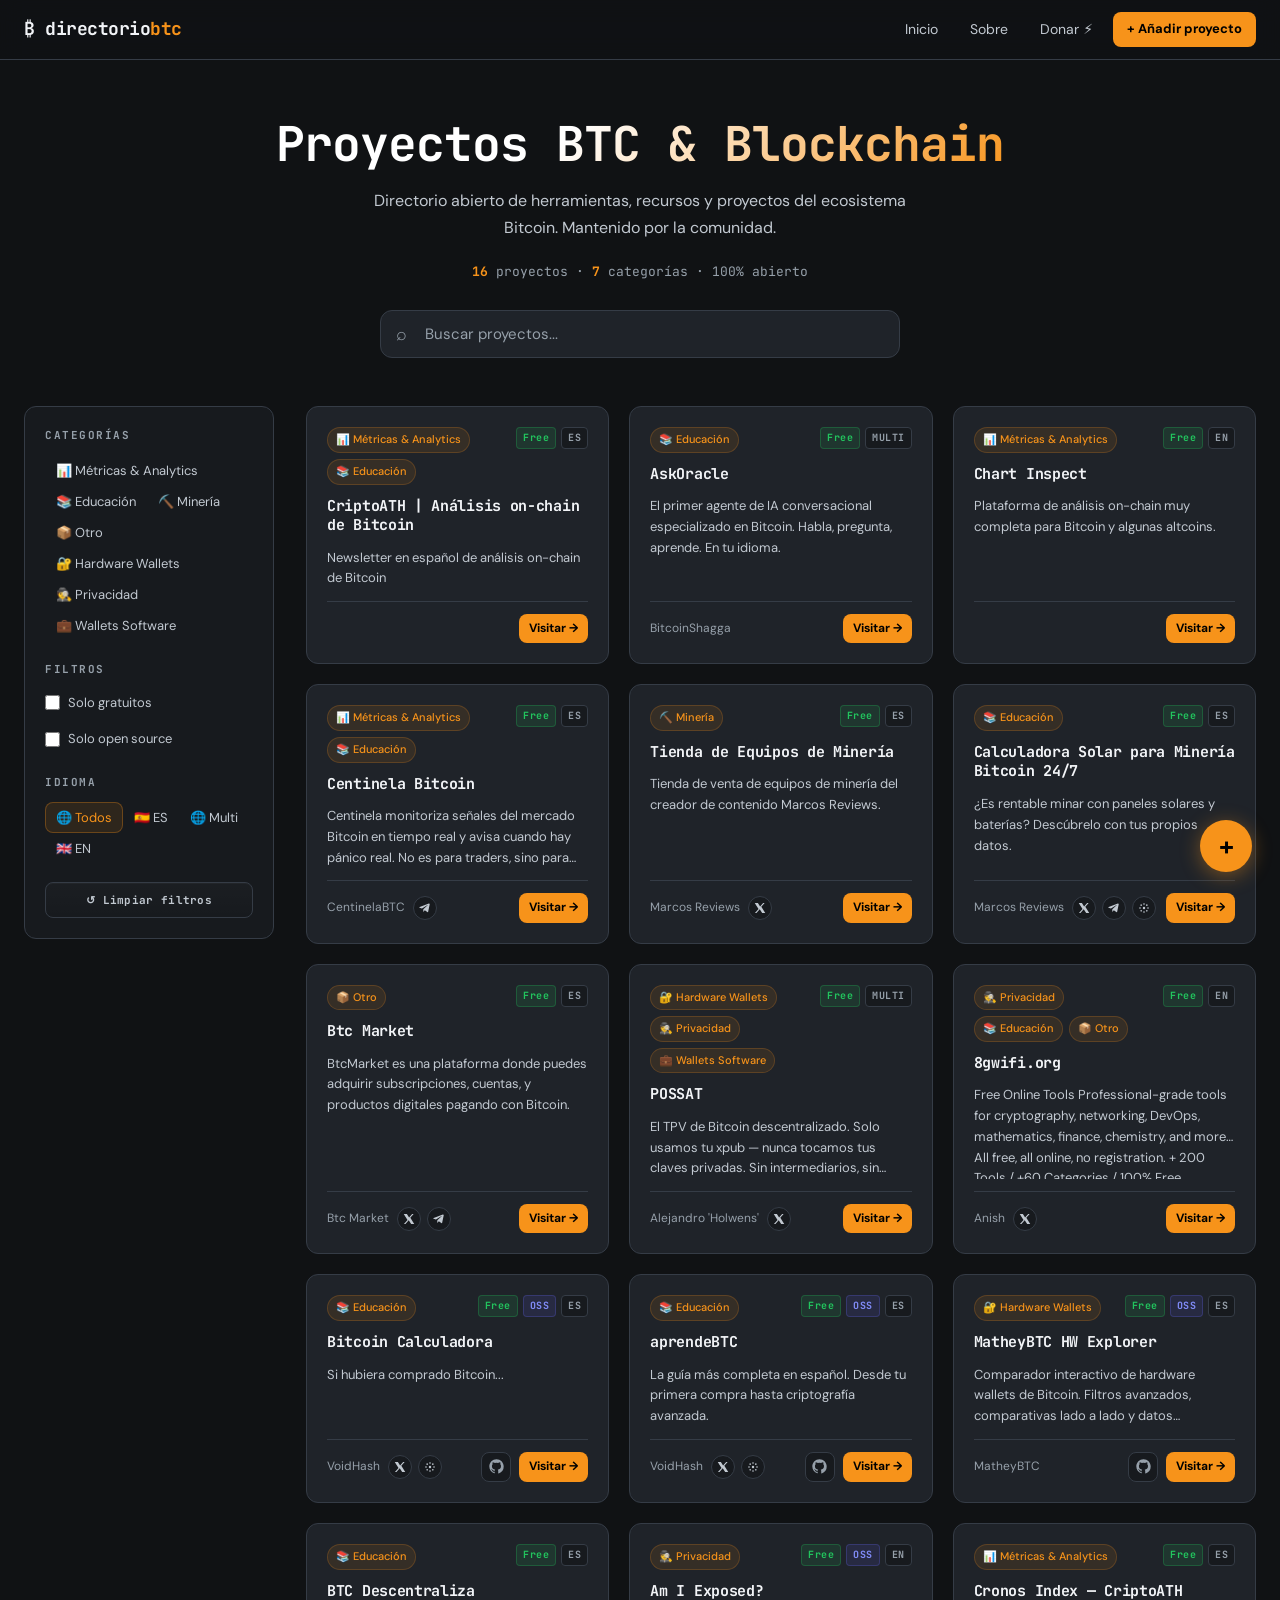
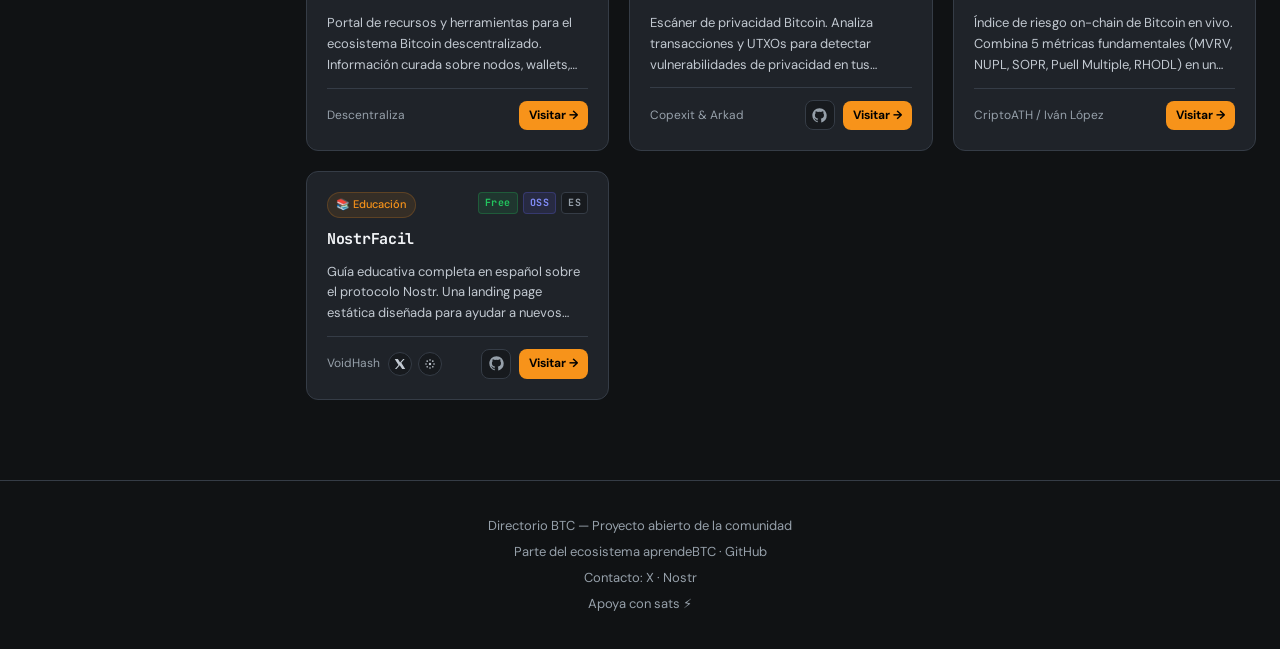
<file: index.html>
<!DOCTYPE html>
<html lang="es">
<head>
  <meta charset="UTF-8">
  <meta name="viewport" content="width=device-width, initial-scale=1.0">
  <title>Directorio BTC — Proyectos Bitcoin & Blockchain</title>
  <meta name="description" content="Directorio abierto de proyectos, herramientas y recursos del ecosistema Bitcoin y blockchain. Contribuye añadiendo los tuyos.">

  <!-- Open Graph -->
  <meta property="og:title" content="Directorio BTC — Proyectos Bitcoin & Blockchain">
  <meta property="og:description" content="Directorio abierto de proyectos, herramientas y recursos del ecosistema Bitcoin y blockchain.">
  <meta property="og:type" content="website">
  <meta property="og:url" content="https://voidhashh.github.io/btc-projects/">

  <!-- Favicon SVG inline -->
  <link rel="icon" href="data:image/svg+xml,<svg xmlns='http://www.w3.org/2000/svg' viewBox='0 0 100 100'><text y='.9em' font-size='90' fill='%23f7931a'>₿</text></svg>">

  <link rel="preconnect" href="https://fonts.googleapis.com">
  <link href="https://fonts.googleapis.com/css2?family=JetBrains+Mono:wght@400;700&family=DM+Sans:ital,opsz,wght@0,9..40,400;0,9..40,500;0,9..40,700&display=swap" rel="stylesheet">
  <link rel="stylesheet" href="css/style.css?v=20260324i">
</head>
<body>

  <!-- HEADER / NAV -->
  <header>
    <nav>
      <a href="index.html" class="logo">₿ directorio<span class="accent">btc</span></a>
      <div class="nav-links">
        <a href="index.html">Inicio</a>
        <a href="about.html">Sobre</a>
        <a href="donar.html">Donar ⚡</a>
        <a href="submit.html" class="btn-submit">+ Añadir proyecto</a>
      </div>
      <button class="hamburger" id="hamburger" aria-label="Abrir menú">
        <span></span><span></span><span></span>
      </button>
    </nav>
  </header>

  <!-- Mobile menu -->
  <div class="mobile-menu" id="mobile-menu" role="navigation">
    <a href="index.html">Inicio</a>
    <a href="about.html">Sobre el proyecto</a>
    <a href="donar.html">Donar ⚡</a>
    <a href="submit.html" style="color:var(--accent);font-weight:700;">+ Añadir proyecto</a>
  </div>

  <!-- HERO -->
  <section class="hero">
    <h1>Proyectos BTC &amp; Blockchain</h1>
    <p class="subtitle">Directorio abierto de herramientas, recursos y proyectos del ecosistema Bitcoin. Mantenido por la comunidad.</p>
    <div class="stats">
      <span id="project-count">0</span> proyectos · <span id="category-count">0</span> categorías · 100% abierto
    </div>
    <div class="search-container">
      <input type="text" id="search" placeholder="Buscar proyectos..." autocomplete="off" aria-label="Buscar proyectos">
    </div>
  </section>

  <!-- MAIN CONTENT -->
  <main class="content">

    <!-- MOBILE FILTER ACCORDION -->
    <div class="filter-accordion">
      <div class="filter-accordion-header" id="filter-toggle" role="button" tabindex="0" aria-expanded="false">
        <span>Filtrar proyectos</span>
        <span class="arrow">▼</span>
      </div>
      <div class="filter-accordion-body" id="filter-body">
        <div style="margin-bottom:12px;">
          <div class="filters" style="position:static;border:none;padding:0;background:none;">
            <h3>Categorías</h3>
            <div id="category-filters"></div>
            <h3>Filtros</h3>
            <div class="filter-checks">
              <label><input type="checkbox" id="filter-free"> Solo gratuitos</label>
              <label><input type="checkbox" id="filter-opensource"> Solo open source</label>
            </div>
            <h3>Idioma</h3>
            <div id="language-filters"></div>
            <button id="clear-filters" class="filter-reset-btn">↺ Limpiar filtros</button>
          </div>
        </div>
      </div>
    </div>

    <!-- DESKTOP SIDEBAR FILTROS -->
    <aside class="filters" aria-label="Filtros">
      <h3>Categorías</h3>
      <div id="category-filters-desktop"></div>
      <h3>Filtros</h3>
      <div class="filter-checks">
        <label><input type="checkbox" id="filter-free-desktop"> Solo gratuitos</label>
        <label><input type="checkbox" id="filter-opensource-desktop"> Solo open source</label>
      </div>
      <h3>Idioma</h3>
      <div id="language-filters-desktop"></div>
      <button id="clear-filters-desktop" class="filter-reset-btn">↺ Limpiar filtros</button>
    </aside>

    <!-- GRID DE PROYECTOS -->
    <section aria-label="Proyectos">
      <!-- Empty state -->
      <div id="empty-state" class="hidden">
        <div class="empty-icon">🔍</div>
        <p>No se encontraron proyectos con esos filtros.</p>
      </div>
      <!-- Cards rendered by JS -->
      <div class="projects-grid" id="projects-grid"></div>
    </section>

  </main>

  <!-- FLOATING BUTTON -->
  <a href="submit.html" class="fab" title="Añadir proyecto" aria-label="Añadir proyecto">+</a>

  <!-- FOOTER -->
  <footer>
    <p>Directorio BTC &mdash; Proyecto abierto de la comunidad</p>
    <p>Parte del ecosistema <a href="https://aprendebtc.com" target="_blank" rel="noopener">aprendeBTC</a> &middot; <a href="https://github.com/VoidHashh/btc-projects" target="_blank" rel="noopener">GitHub</a></p>
    <p>Contacto: <a href="https://x.com/0x17fx" target="_blank" rel="noopener">X</a> &middot; <a href="https://njump.me/npub19yw2tgzv5tv7klsl5ffsdzuyuqedq7mnyzd08c2lqpmu70kt7vnqp6wvk3" target="_blank" rel="noopener">Nostr</a></p>
    <p><a href="donar.html">Apoya con sats ⚡</a></p>
  </footer>

  <script src="js/app.js?v=20260324i"></script>
</body>
</html>
</file>
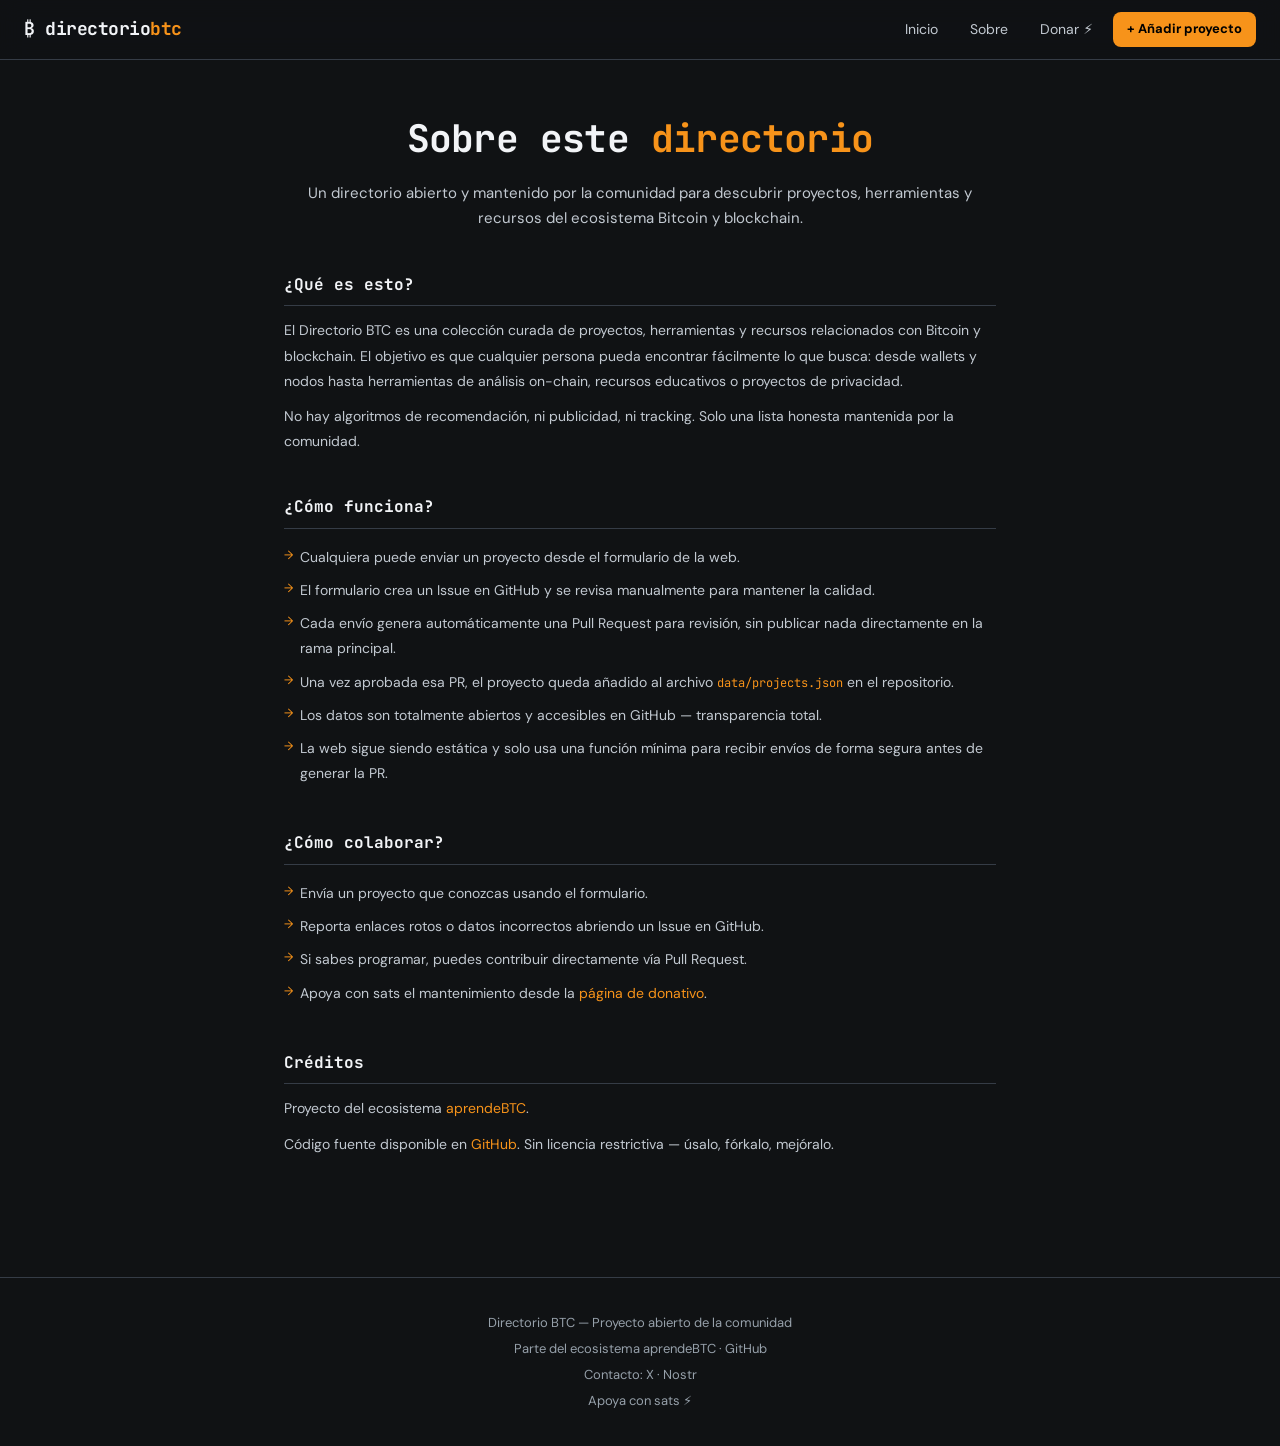
<file: about.html>
<!DOCTYPE html>
<html lang="es">
<head>
  <meta charset="UTF-8">
  <meta name="viewport" content="width=device-width, initial-scale=1.0">
  <title>Sobre el proyecto — Directorio BTC</title>
  <meta name="description" content="Qué es el Directorio BTC, cómo funciona y cómo puedes colaborar.">

  <meta property="og:title" content="Sobre el proyecto — Directorio BTC">
  <meta property="og:description" content="Directorio abierto y mantenido por la comunidad para descubrir proyectos del ecosistema Bitcoin.">
  <meta property="og:type" content="website">

  <link rel="icon" href="data:image/svg+xml,<svg xmlns='http://www.w3.org/2000/svg' viewBox='0 0 100 100'><text y='.9em' font-size='90' fill='%23f7931a'>₿</text></svg>">
  <link rel="preconnect" href="https://fonts.googleapis.com">
  <link href="https://fonts.googleapis.com/css2?family=JetBrains+Mono:wght@400;700&family=DM+Sans:ital,opsz,wght@0,9..40,400;0,9..40,500;0,9..40,700&display=swap" rel="stylesheet">
  <link rel="stylesheet" href="css/style.css?v=20260324i">
</head>
<body>

  <!-- HEADER -->
  <header>
    <nav>
      <a href="index.html" class="logo">₿ directorio<span class="accent">btc</span></a>
      <div class="nav-links">
        <a href="index.html">Inicio</a>
        <a href="about.html">Sobre</a>
        <a href="donar.html">Donar ⚡</a>
        <a href="submit.html" class="btn-submit">+ Añadir proyecto</a>
      </div>
      <button class="hamburger" id="hamburger" aria-label="Abrir menú">
        <span></span><span></span><span></span>
      </button>
    </nav>
  </header>
  <div class="mobile-menu" id="mobile-menu">
    <a href="index.html">Inicio</a>
    <a href="about.html">Sobre el proyecto</a>
    <a href="donar.html">Donar ⚡</a>
    <a href="submit.html" style="color:var(--accent);font-weight:700;">+ Añadir proyecto</a>
  </div>

  <!-- PAGE HEADER -->
  <div class="page-header">
    <h1>Sobre este <span class="accent">directorio</span></h1>
    <p>Un directorio abierto y mantenido por la comunidad para descubrir proyectos, herramientas y recursos del ecosistema Bitcoin y blockchain.</p>
  </div>

  <!-- CONTENT -->
  <div class="page-content">

    <div class="info-section">
      <h2>¿Qué es esto?</h2>
      <p>El Directorio BTC es una colección curada de proyectos, herramientas y recursos relacionados con Bitcoin y blockchain. El objetivo es que cualquier persona pueda encontrar fácilmente lo que busca: desde wallets y nodos hasta herramientas de análisis on-chain, recursos educativos o proyectos de privacidad.</p>
      <p>No hay algoritmos de recomendación, ni publicidad, ni tracking. Solo una lista honesta mantenida por la comunidad.</p>
    </div>

    <div class="info-section">
      <h2>¿Cómo funciona?</h2>
      <ul>
        <li>Cualquiera puede enviar un proyecto desde el formulario de la web.</li>
        <li>El formulario crea un Issue en GitHub y se revisa manualmente para mantener la calidad.</li>
        <li>Cada envío genera automáticamente una Pull Request para revisión, sin publicar nada directamente en la rama principal.</li>
        <li>Una vez aprobada esa PR, el proyecto queda añadido al archivo <code style="font-family:var(--font-display);font-size:12px;color:var(--accent);">data/projects.json</code> en el repositorio.</li>
        <li>Los datos son totalmente abiertos y accesibles en GitHub — transparencia total.</li>
        <li>La web sigue siendo estática y solo usa una función mínima para recibir envíos de forma segura antes de generar la PR.</li>
      </ul>
    </div>

    <div class="info-section">
      <h2>¿Cómo colaborar?</h2>
      <ul>
        <li>Envía un proyecto que conozcas usando el formulario.</li>
        <li>Reporta enlaces rotos o datos incorrectos abriendo un Issue en GitHub.</li>
        <li>Si sabes programar, puedes contribuir directamente vía Pull Request.</li>
        <li>Apoya con sats el mantenimiento desde la <a href="donar.html">página de donativo</a>.</li>
      </ul>
    </div>

    <div class="info-section">
      <h2>Créditos</h2>
      <p>Proyecto del ecosistema <a href="https://aprendebtc.com" target="_blank" rel="noopener">aprendeBTC</a>.</p>
      <p>Código fuente disponible en <a href="https://github.com/VoidHashh/btc-projects" target="_blank" rel="noopener">GitHub</a>. Sin licencia restrictiva — úsalo, fórkalo, mejóralo.</p>
    </div>

  </div>

  <!-- FOOTER -->
  <footer>
    <p>Directorio BTC &mdash; Proyecto abierto de la comunidad</p>
    <p>Parte del ecosistema <a href="https://aprendebtc.com" target="_blank" rel="noopener">aprendeBTC</a> &middot; <a href="https://github.com/VoidHashh/btc-projects" target="_blank" rel="noopener">GitHub</a></p>
    <p>Contacto: <a href="https://x.com/0x17fx" target="_blank" rel="noopener">X</a> &middot; <a href="https://njump.me/npub19yw2tgzv5tv7klsl5ffsdzuyuqedq7mnyzd08c2lqpmu70kt7vnqp6wvk3" target="_blank" rel="noopener">Nostr</a></p>
    <p><a href="donar.html">Apoya con sats ⚡</a></p>
  </footer>

  <script>
    document.getElementById("hamburger").addEventListener("click", () => {
      document.getElementById("mobile-menu").classList.toggle("open");
    });
  </script>
</body>
</html>
</file>
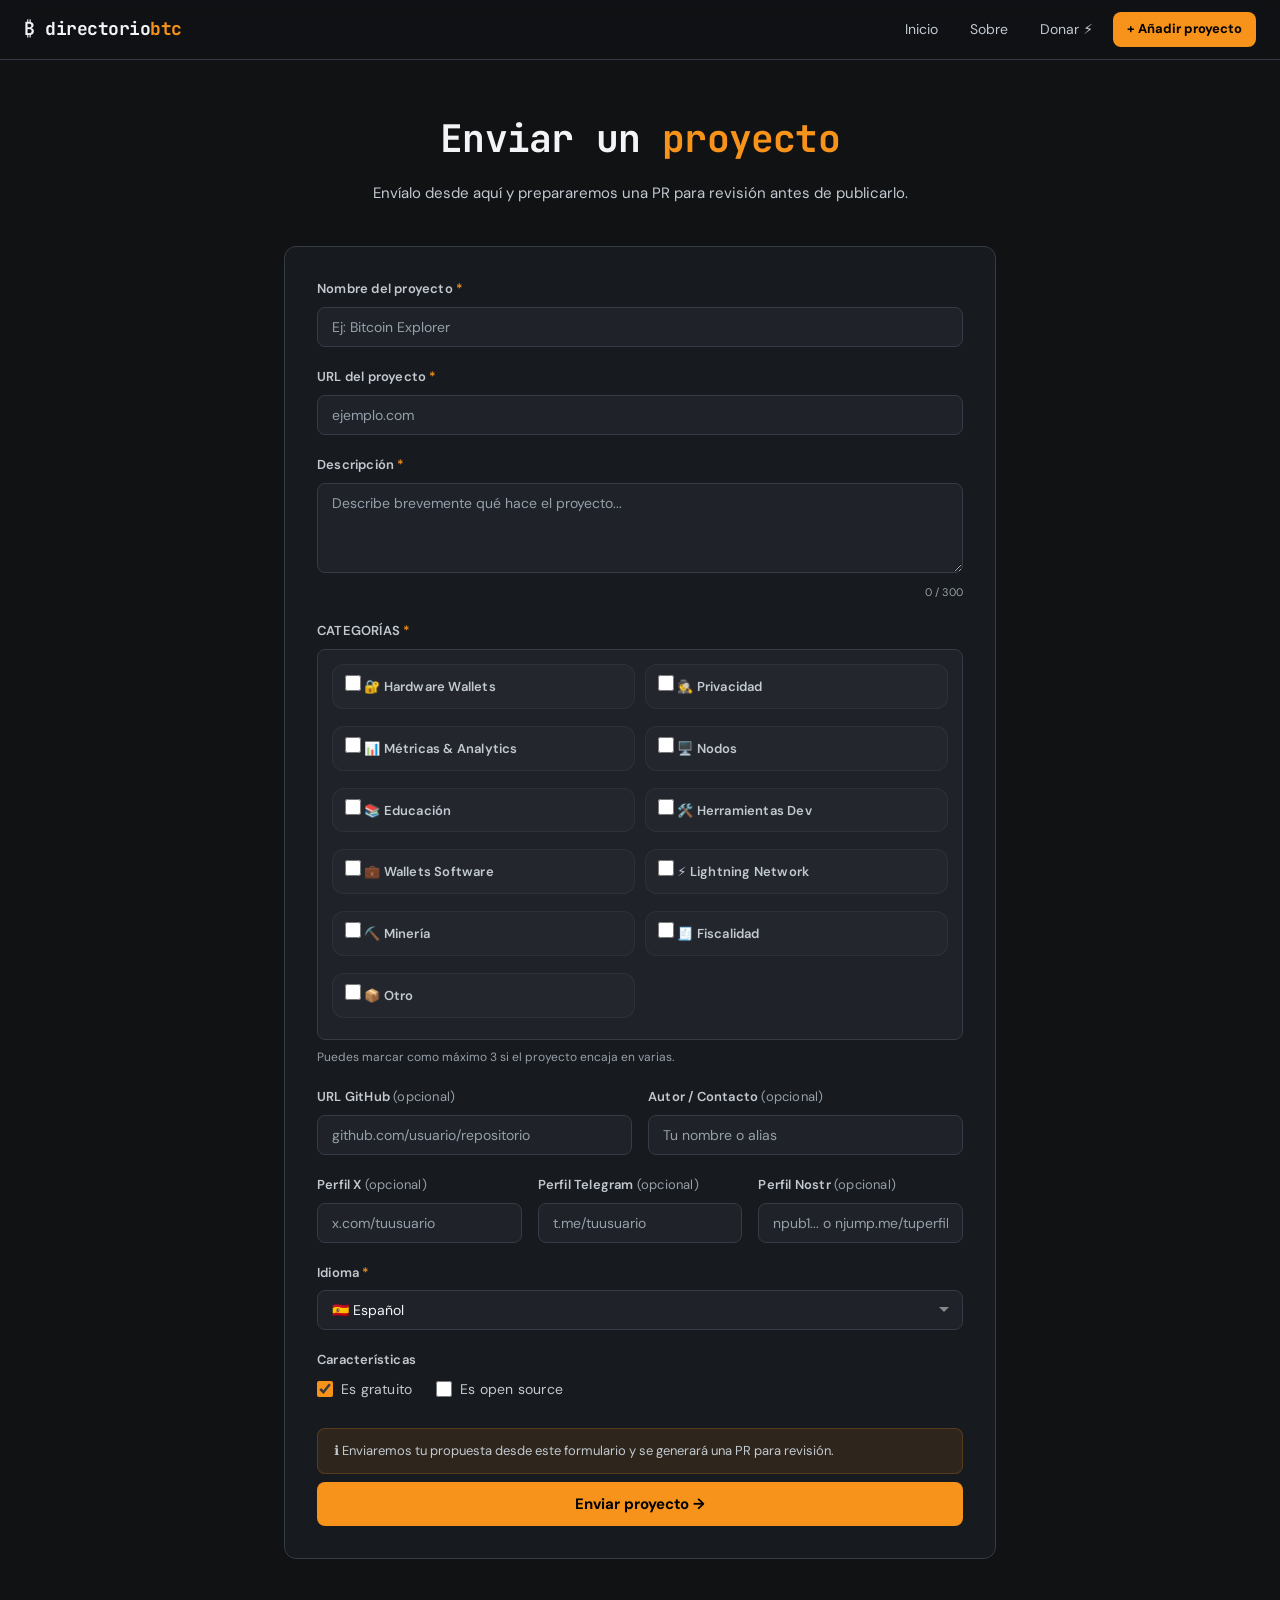
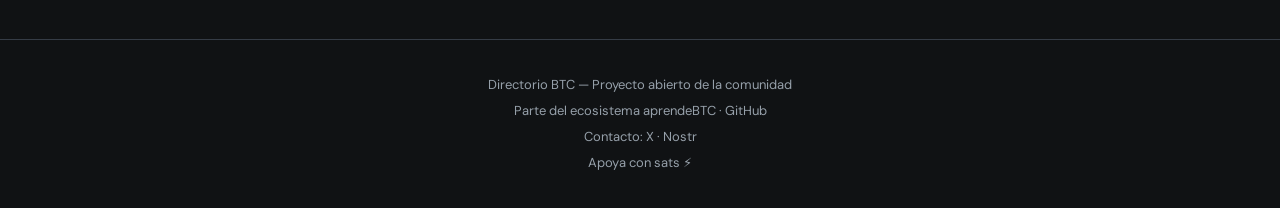
<file: submit.html>
<!DOCTYPE html>
<html lang="es">
<head>
  <meta charset="UTF-8">
  <meta name="viewport" content="width=device-width, initial-scale=1.0">
  <title>Enviar proyecto — Directorio BTC</title>
  <meta name="description" content="Envía tu proyecto Bitcoin o blockchain al directorio abierto de la comunidad.">

  <meta property="og:title" content="Enviar proyecto — Directorio BTC">
  <meta property="og:description" content="¿Conoces un proyecto BTC/blockchain que debería estar aquí? Envíalo a la comunidad.">
  <meta property="og:type" content="website">

  <link rel="icon" href="data:image/svg+xml,<svg xmlns='http://www.w3.org/2000/svg' viewBox='0 0 100 100'><text y='.9em' font-size='90' fill='%23f7931a'>₿</text></svg>">
  <link rel="preconnect" href="https://fonts.googleapis.com">
  <link href="https://fonts.googleapis.com/css2?family=JetBrains+Mono:wght@400;700&family=DM+Sans:ital,opsz,wght@0,9..40,400;0,9..40,500;0,9..40,700&display=swap" rel="stylesheet">
  <link rel="stylesheet" href="css/style.css?v=20260324i">
</head>
<body>

  <!-- HEADER -->
  <header>
    <nav>
      <a href="index.html" class="logo">₿ directorio<span class="accent">btc</span></a>
      <div class="nav-links">
        <a href="index.html">Inicio</a>
        <a href="about.html">Sobre</a>
        <a href="donar.html">Donar ⚡</a>
        <a href="submit.html" class="btn-submit">+ Añadir proyecto</a>
      </div>
      <button class="hamburger" id="hamburger" aria-label="Abrir menú">
        <span></span><span></span><span></span>
      </button>
    </nav>
  </header>
  <div class="mobile-menu" id="mobile-menu">
    <a href="index.html">Inicio</a>
    <a href="about.html">Sobre el proyecto</a>
    <a href="donar.html">Donar ⚡</a>
    <a href="submit.html" style="color:var(--accent);font-weight:700;">+ Añadir proyecto</a>
  </div>

  <!-- PAGE HEADER -->
  <div class="page-header">
    <h1>Enviar un <span class="accent">proyecto</span></h1>
    <p>Envíalo desde aquí y prepararemos una PR para revisión antes de publicarlo.</p>
  </div>

  <!-- FORM -->
  <div class="page-content">
    <div class="form-wrap">
      <form id="submit-form" novalidate>

        <div class="form-group">
          <label for="proj-name">Nombre del proyecto <span class="req">*</span></label>
          <input type="text" id="proj-name" placeholder="Ej: Bitcoin Explorer" required maxlength="100">
        </div>

        <div class="form-group">
          <label for="proj-url">URL del proyecto <span class="req">*</span></label>
          <input type="text" id="proj-url" placeholder="ejemplo.com" inputmode="url" autocapitalize="off" spellcheck="false" required>
        </div>

        <div class="form-group">
          <label for="proj-desc">Descripción <span class="req">*</span></label>
          <textarea id="proj-desc" placeholder="Describe brevemente qué hace el proyecto..." required maxlength="300"></textarea>
          <span class="char-count" id="desc-count">0 / 300</span>
        </div>

        <div class="form-group">
          <label class="group-label" for="proj-cats">Categorías <span class="req">*</span></label>
          <div class="category-picker" id="proj-cats">
            <label class="category-option"><input type="checkbox" name="proj-categories" value="hardware-wallets"> <span>🔐 Hardware Wallets</span></label>
            <label class="category-option"><input type="checkbox" name="proj-categories" value="privacidad"> <span>🕵️ Privacidad</span></label>
            <label class="category-option"><input type="checkbox" name="proj-categories" value="metricas-analytics"> <span>📊 Métricas & Analytics</span></label>
            <label class="category-option"><input type="checkbox" name="proj-categories" value="nodos"> <span>🖥️ Nodos</span></label>
            <label class="category-option"><input type="checkbox" name="proj-categories" value="educacion"> <span>📚 Educación</span></label>
            <label class="category-option"><input type="checkbox" name="proj-categories" value="herramientas-dev"> <span>🛠️ Herramientas Dev</span></label>
            <label class="category-option"><input type="checkbox" name="proj-categories" value="wallets-software"> <span>💼 Wallets Software</span></label>
            <label class="category-option"><input type="checkbox" name="proj-categories" value="lightning"> <span>⚡ Lightning Network</span></label>
            <label class="category-option"><input type="checkbox" name="proj-categories" value="mineria"> <span>⛏️ Minería</span></label>
            <label class="category-option"><input type="checkbox" name="proj-categories" value="fiscalidad"> <span>🧾 Fiscalidad</span></label>
            <label class="category-option"><input type="checkbox" name="proj-categories" value="otro"> <span>📦 Otro</span></label>
          </div>
          <span class="category-help">Puedes marcar como máximo 3 si el proyecto encaja en varias.</span>
        </div>

        <div class="form-row">
          <div class="form-group">
            <label for="proj-github">URL GitHub <span style="color:var(--text-muted);font-weight:400;">(opcional)</span></label>
            <input type="text" id="proj-github" placeholder="github.com/usuario/repositorio" inputmode="url" autocapitalize="off" spellcheck="false">
          </div>
          <div class="form-group">
            <label for="proj-author">Autor / Contacto <span style="color:var(--text-muted);font-weight:400;">(opcional)</span></label>
            <input type="text" id="proj-author" placeholder="Tu nombre o alias" maxlength="80">
          </div>
        </div>

        <div class="form-row form-row-socials">
          <div class="form-group">
            <label for="proj-x">Perfil X <span style="color:var(--text-muted);font-weight:400;">(opcional)</span></label>
            <input type="text" id="proj-x" placeholder="x.com/tuusuario" inputmode="url" autocapitalize="off" spellcheck="false">
          </div>
          <div class="form-group">
            <label for="proj-telegram">Perfil Telegram <span style="color:var(--text-muted);font-weight:400;">(opcional)</span></label>
            <input type="text" id="proj-telegram" placeholder="t.me/tuusuario" inputmode="url" autocapitalize="off" spellcheck="false">
          </div>
          <div class="form-group">
            <label for="proj-nostr">Perfil Nostr <span style="color:var(--text-muted);font-weight:400;">(opcional)</span></label>
            <input type="text" id="proj-nostr" placeholder="npub1... o njump.me/tuperfil" inputmode="url" autocapitalize="off" spellcheck="false">
          </div>
        </div>

        <div class="form-group">
          <label for="proj-lang">Idioma <span class="req">*</span></label>
          <select id="proj-lang" required>
            <option value="es">🇪🇸 Español</option>
            <option value="en">🇬🇧 English</option>
            <option value="multi">🌐 Multiidioma</option>
          </select>
        </div>

        <div class="form-group">
          <label>Características</label>
          <div class="form-checks">
            <label><input type="checkbox" id="proj-free" checked> Es gratuito</label>
            <label><input type="checkbox" id="proj-oss"> Es open source</label>
          </div>
        </div>

        <div class="form-note" id="form-note">
          ℹ️ Enviaremos tu propuesta desde este formulario y se generará una PR para revisión.
        </div>

        <button type="submit" class="btn-primary">Enviar proyecto →</button>

      </form>
    </div>
  </div>

  <footer>
    <p>Directorio BTC &mdash; Proyecto abierto de la comunidad</p>
    <p>Parte del ecosistema <a href="https://aprendebtc.com" target="_blank" rel="noopener">aprendeBTC</a> &middot; <a href="https://github.com/VoidHashh/btc-projects" target="_blank" rel="noopener">GitHub</a></p>
    <p>Contacto: <a href="https://x.com/0x17fx" target="_blank" rel="noopener">X</a> &middot; <a href="https://njump.me/npub19yw2tgzv5tv7klsl5ffsdzuyuqedq7mnyzd08c2lqpmu70kt7vnqp6wvk3" target="_blank" rel="noopener">Nostr</a></p>
    <p><a href="donar.html">Apoya con sats ⚡</a></p>
  </footer>

  <script>
    window.DIRECTORIO_CONFIG = Object.assign({
      // submitApiUrl: "https://tu-endpoint-seguro.example.com/api/submit-project"
    }, window.DIRECTORIO_CONFIG || {});
  </script>
  <script src="js/submit.js?v=20260326a"></script>
</body>
</html>
</file>
<file: css/style.css>
@import url('https://fonts.googleapis.com/css2?family=JetBrains+Mono:wght@400;700&family=DM+Sans:ital,opsz,wght@0,9..40,400;0,9..40,500;0,9..40,700;1,9..40,400&display=swap');

/* ===== VARIABLES ===== */
:root {
  --bg-primary: #101214;
  --bg-secondary: #171a1e;
  --bg-card: #1f2329;
  --bg-card-hover: #292e36;
  --text-primary: #f2f4f7;
  --text-secondary: #c2c9d1;
  --text-muted: #96a0aa;
  --accent: #f7931a;
  --accent-hover: #e8850f;
  --accent-soft: rgba(247, 147, 26, 0.1);
  --accent-glow: rgba(247, 147, 26, 0.15);
  --border: #353c46;
  --border-hover: #4a5360;
  --success: #22c55e;
  --radius: 8px;
  --radius-lg: 12px;
  --font-display: 'JetBrains Mono', 'Fira Code', monospace;
  --font-body: 'DM Sans', system-ui, sans-serif;
  --sidebar-width: 250px;
  --header-height: 60px;
}

/* ===== RESET ===== */
*, *::before, *::after { box-sizing: border-box; margin: 0; padding: 0; }
html { scroll-behavior: smooth; }
body {
  background: var(--bg-primary);
  color: var(--text-primary);
  font-family: var(--font-body);
  font-size: 15px;
  line-height: 1.6;
  min-height: 100vh;
}
a { color: var(--accent); text-decoration: none; transition: color 0.2s; }
a:hover { color: var(--accent-hover); }
img { max-width: 100%; display: block; }
ul { list-style: none; }

/* ===== HEADER / NAV ===== */
header {
  position: fixed;
  top: 0; left: 0; right: 0;
  height: var(--header-height);
  background: rgba(16, 18, 20, 0.9);
  backdrop-filter: blur(12px);
  -webkit-backdrop-filter: blur(12px);
  border-bottom: 1px solid var(--border);
  z-index: 100;
}

nav {
  max-width: 1400px;
  margin: 0 auto;
  padding: 0 24px;
  height: 100%;
  display: flex;
  align-items: center;
  justify-content: space-between;
  gap: 16px;
}

.logo {
  font-family: var(--font-display);
  font-size: 18px;
  font-weight: 700;
  color: var(--text-primary);
  letter-spacing: -0.5px;
}
.logo .accent { color: var(--accent); }
.logo:hover { color: var(--text-primary); }

.nav-links {
  display: flex;
  align-items: center;
  gap: 8px;
}

.nav-links a {
  color: var(--text-secondary);
  font-size: 14px;
  padding: 6px 12px;
  border-radius: var(--radius);
  transition: color 0.2s, background 0.2s;
}
.nav-links a:hover { color: var(--text-primary); background: var(--bg-card); }

.btn-submit {
  background: var(--accent) !important;
  color: #000 !important;
  font-weight: 700;
  font-size: 13px !important;
  padding: 7px 14px !important;
  border-radius: var(--radius) !important;
}
.btn-submit:hover { background: var(--accent-hover) !important; }

/* Hamburger */
.hamburger {
  display: none;
  flex-direction: column;
  gap: 5px;
  cursor: pointer;
  padding: 8px;
  background: none;
  border: none;
  color: var(--text-primary);
}
.hamburger span {
  display: block;
  width: 22px;
  height: 2px;
  background: var(--text-primary);
  border-radius: 2px;
  transition: all 0.3s;
}

.mobile-menu {
  display: none;
  position: fixed;
  top: var(--header-height);
  left: 0; right: 0;
  background: var(--bg-secondary);
  border-bottom: 1px solid var(--border);
  padding: 16px 24px;
  flex-direction: column;
  gap: 8px;
  z-index: 99;
}
.mobile-menu.open { display: flex; }
.mobile-menu a {
  color: var(--text-secondary);
  font-size: 15px;
  padding: 10px 0;
  border-bottom: 1px solid var(--border);
}
.mobile-menu a:last-child { border-bottom: none; }
.mobile-menu a:hover { color: var(--text-primary); }

/* ===== HERO ===== */
.hero {
  padding: calc(var(--header-height) + 56px) 24px 48px;
  max-width: 800px;
  margin: 0 auto;
  text-align: center;
}

.hero h1 {
  font-family: var(--font-display);
  font-size: clamp(28px, 5vw, 48px);
  font-weight: 700;
  line-height: 1.15;
  letter-spacing: -1px;
  background: linear-gradient(135deg, #fff 40%, var(--accent) 100%);
  -webkit-background-clip: text;
  -webkit-text-fill-color: transparent;
  background-clip: text;
  margin-bottom: 16px;
}

.hero .subtitle {
  color: var(--text-secondary);
  font-size: 16px;
  max-width: 560px;
  margin: 0 auto 20px;
  line-height: 1.7;
}

.stats {
  font-family: var(--font-display);
  font-size: 13px;
  color: var(--text-muted);
  margin-bottom: 28px;
}
.stats #project-count,
.stats #category-count {
  color: var(--accent);
  font-weight: 700;
}

.search-container {
  position: relative;
  max-width: 520px;
  margin: 0 auto;
}

.search-container::before {
  content: '⌕';
  position: absolute;
  left: 16px;
  top: 50%;
  transform: translateY(-50%);
  color: var(--text-muted);
  font-size: 18px;
  pointer-events: none;
}

#search {
  width: 100%;
  background: var(--bg-card);
  border: 1px solid var(--border);
  color: var(--text-primary);
  font-family: var(--font-body);
  font-size: 15px;
  padding: 13px 16px 13px 44px;
  border-radius: var(--radius-lg);
  outline: none;
  transition: border-color 0.2s, box-shadow 0.2s;
}
#search::placeholder { color: var(--text-muted); }
#search:focus {
  border-color: var(--accent);
  box-shadow: 0 0 0 3px var(--accent-soft);
}

/* ===== MAIN CONTENT ===== */
.content {
  max-width: 1400px;
  margin: 0 auto;
  padding: 0 24px 80px;
  display: grid;
  grid-template-columns: var(--sidebar-width) 1fr;
  gap: 32px;
  align-items: start;
}

/* ===== SIDEBAR FILTROS ===== */
.filters {
  position: sticky;
  top: calc(var(--header-height) + 24px);
  background: var(--bg-secondary);
  border: 1px solid var(--border);
  border-radius: var(--radius-lg);
  padding: 20px;
}

.filters h3 {
  font-family: var(--font-display);
  font-size: 11px;
  font-weight: 700;
  text-transform: uppercase;
  letter-spacing: 1.5px;
  color: var(--text-muted);
  margin-bottom: 10px;
  margin-top: 20px;
}
.filters h3:first-child { margin-top: 0; }

#category-filters,
#language-filters {
  display: flex;
  flex-direction: column;
  gap: 4px;
  margin-bottom: 4px;
}

.filter-btn {
  background: none;
  border: 1px solid transparent;
  color: var(--text-secondary);
  font-family: var(--font-body);
  font-size: 13px;
  padding: 6px 10px;
  border-radius: var(--radius);
  cursor: pointer;
  text-align: left;
  transition: all 0.15s;
  white-space: nowrap;
  overflow: hidden;
  text-overflow: ellipsis;
}
.filter-btn:hover {
  background: var(--bg-card);
  color: var(--text-primary);
  border-color: var(--border);
}
.filter-btn.active {
  background: var(--accent-soft);
  color: var(--accent);
  border-color: rgba(247, 147, 26, 0.3);
}

.filter-checks {
  display: flex;
  flex-direction: column;
  gap: 8px;
  margin-bottom: 4px;
}

.filters label {
  display: flex;
  align-items: center;
  gap: 8px;
  color: var(--text-secondary);
  font-size: 13px;
  cursor: pointer;
  padding: 4px 0;
}
.filters label:hover { color: var(--text-primary); }

.filters input[type="checkbox"] {
  width: 15px;
  height: 15px;
  accent-color: var(--accent);
  cursor: pointer;
}

.filter-reset-btn {
  width: 100%;
  margin-top: 18px;
  padding: 10px 12px;
  display: inline-flex;
  align-items: center;
  justify-content: center;
  gap: 8px;
  background: linear-gradient(180deg, rgba(255,255,255,0.02), rgba(255,255,255,0));
  border: 1px solid var(--border);
  border-radius: var(--radius);
  color: var(--text-secondary);
  font-family: var(--font-display);
  font-size: 11px;
  font-weight: 700;
  letter-spacing: 0.3px;
  cursor: pointer;
  transition: all 0.2s;
  box-shadow: inset 0 1px 0 rgba(255,255,255,0.03);
}

.filter-reset-btn:hover {
  background: var(--bg-card);
  border-color: rgba(247, 147, 26, 0.3);
  color: var(--accent);
  transform: translateY(-1px);
}

.filter-reset-btn:active {
  transform: translateY(0);
}

/* Mobile filter accordion */
.filter-accordion {
  display: none;
  margin-bottom: 20px;
}
.filter-accordion-header {
  background: var(--bg-secondary);
  border: 1px solid var(--border);
  border-radius: var(--radius);
  padding: 12px 16px;
  cursor: pointer;
  display: flex;
  justify-content: space-between;
  align-items: center;
  color: var(--text-primary);
  font-size: 14px;
  font-weight: 500;
  user-select: none;
}
.filter-accordion-header .arrow {
  transition: transform 0.2s;
  color: var(--text-muted);
}
.filter-accordion-header.open .arrow { transform: rotate(180deg); }
.filter-accordion-body {
  display: none;
  background: var(--bg-secondary);
  border: 1px solid var(--border);
  border-top: none;
  border-radius: 0 0 var(--radius) var(--radius);
  padding: 16px;
}
.filter-accordion-body.open { display: block; }
.filter-accordion-body #category-filters,
.filter-accordion-body #language-filters {
  flex-direction: row;
  flex-wrap: wrap;
}

/* ===== PROJECTS GRID ===== */
.projects-grid {
  display: grid;
  grid-template-columns: repeat(auto-fill, minmax(300px, 1fr));
  gap: 20px;
  align-content: start;
}

/* ===== PROJECT CARD ===== */
.project-card {
  background: var(--bg-card);
  border: 1px solid var(--border);
  border-radius: var(--radius-lg);
  padding: 20px;
  display: flex;
  flex-direction: column;
  gap: 12px;
  transition: border-color 0.2s, box-shadow 0.2s, background 0.2s, transform 0.2s;
  opacity: 0;
  transform: translateY(12px);
  animation: cardIn 0.35s ease forwards;
}
.project-card:hover {
  border-color: rgba(247, 147, 26, 0.4);
  box-shadow: 0 4px 24px var(--accent-glow);
  background: var(--bg-card-hover);
  transform: translateY(-2px);
}

@keyframes cardIn {
  to { opacity: 1; transform: translateY(0); }
}

.card-header {
  display: flex;
  align-items: flex-start;
  justify-content: space-between;
  gap: 8px;
}

.card-categories {
  display: flex;
  flex-wrap: wrap;
  gap: 6px;
  min-width: 0;
}

.card-category {
  font-size: 11px;
  color: var(--accent);
  background: var(--accent-soft);
  border: 1px solid rgba(247, 147, 26, 0.2);
  padding: 3px 8px;
  border-radius: 20px;
  font-weight: 500;
  white-space: nowrap;
  overflow: hidden;
  text-overflow: ellipsis;
  max-width: 180px;
}

.card-badges {
  display: flex;
  gap: 5px;
  flex-shrink: 0;
}

.badge {
  font-family: var(--font-display);
  font-size: 10px;
  font-weight: 700;
  padding: 2px 6px;
  border-radius: 4px;
  letter-spacing: 0.5px;
}
.badge-free {
  background: rgba(34, 197, 94, 0.12);
  color: var(--success);
  border: 1px solid rgba(34, 197, 94, 0.25);
}
.badge-oss {
  background: rgba(99, 102, 241, 0.12);
  color: #818cf8;
  border: 1px solid rgba(99, 102, 241, 0.25);
}
.badge-lang {
  background: var(--bg-secondary);
  color: var(--text-muted);
  border: 1px solid var(--border);
  text-transform: uppercase;
}

.card-title {
  font-family: var(--font-display);
  font-size: 15px;
  font-weight: 700;
  color: var(--text-primary);
  line-height: 1.3;
  letter-spacing: -0.3px;
}

.card-description {
  color: var(--text-secondary);
  font-size: 13px;
  line-height: 1.6;
  display: -webkit-box;
  -webkit-line-clamp: 3;
  -webkit-box-orient: vertical;
  overflow: hidden;
  flex-grow: 1;
}

.card-footer {
  display: flex;
  align-items: center;
  justify-content: space-between;
  gap: 8px;
  margin-top: auto;
  padding-top: 12px;
  border-top: 1px solid var(--border);
}

.card-meta {
  min-width: 0;
  display: flex;
  align-items: center;
  gap: 8px;
}

.card-author {
  font-size: 12px;
  color: var(--text-muted);
  overflow: hidden;
  text-overflow: ellipsis;
  white-space: nowrap;
}

.card-socials {
  display: inline-flex;
  align-items: center;
  gap: 6px;
  flex-shrink: 0;
}

.card-social-link {
  width: 24px;
  height: 24px;
  display: inline-flex;
  align-items: center;
  justify-content: center;
  border-radius: 999px;
  color: var(--text-secondary) !important;
  background: var(--bg-secondary);
  border: 1px solid var(--border);
  transition: all 0.2s;
}

.card-social-link:hover {
  color: var(--accent) !important;
  border-color: rgba(247, 147, 26, 0.35);
  transform: translateY(-1px);
}

.card-social-link svg {
  width: 12px;
  height: 12px;
  display: block;
  fill: currentColor;
}

.card-links {
  display: flex;
  align-items: center;
  gap: 8px;
  flex-shrink: 0;
}

.card-links a {
  font-size: 12px;
  color: var(--text-muted);
  transition: color 0.2s;
}
.card-links a:hover { color: var(--text-primary); }

.card-visit {
  background: var(--accent);
  color: #000 !important;
  font-weight: 700;
  font-size: 12px !important;
  padding: 5px 10px;
  border-radius: var(--radius);
  white-space: nowrap;
  transition: background 0.2s !important;
}
.card-visit:hover { background: var(--accent-hover) !important; }

.card-github {
  display: inline-flex;
  align-items: center;
  justify-content: center;
  color: var(--text-muted) !important;
  background: var(--bg-secondary);
  border: 1px solid var(--border);
  width: 30px;
  height: 30px;
  border-radius: var(--radius);
}
.card-github:hover { color: var(--text-primary) !important; border-color: var(--border-hover); }
.card-github svg {
  width: 15px;
  height: 15px;
  fill: currentColor;
}

/* ===== EMPTY STATE ===== */
#empty-state {
  grid-column: 1 / -1;
  text-align: center;
  padding: 80px 24px;
  color: var(--text-muted);
}
#empty-state p { font-size: 15px; }
#empty-state .empty-icon { font-size: 40px; margin-bottom: 16px; }

.hidden { display: none !important; }

/* ===== FAB ===== */
.fab {
  position: fixed;
  bottom: 28px;
  right: 28px;
  width: 52px;
  height: 52px;
  border-radius: 50%;
  background: var(--accent);
  color: #000;
  font-size: 26px;
  font-weight: 700;
  display: flex;
  align-items: center;
  justify-content: center;
  box-shadow: 0 4px 20px rgba(247, 147, 26, 0.4);
  transition: background 0.2s, transform 0.2s, box-shadow 0.2s;
  z-index: 90;
  line-height: 1;
}
.fab:hover {
  background: var(--accent-hover);
  transform: scale(1.08);
  box-shadow: 0 6px 28px rgba(247, 147, 26, 0.5);
  color: #000;
}

/* ===== FOOTER ===== */
footer {
  border-top: 1px solid var(--border);
  padding: 32px 24px;
  text-align: center;
  color: var(--text-muted);
  font-size: 13px;
  line-height: 2;
}
footer a { color: var(--text-muted); }
footer a:hover { color: var(--accent); }

/* ===== PAGE HEADER (inner pages) ===== */
.page-header {
  padding: calc(var(--header-height) + 48px) 24px 40px;
  max-width: 760px;
  margin: 0 auto;
  text-align: center;
}
.page-header h1 {
  font-family: var(--font-display);
  font-size: clamp(24px, 4vw, 38px);
  font-weight: 700;
  letter-spacing: -0.8px;
  margin-bottom: 12px;
  color: var(--text-primary);
}
.page-header h1 .accent { color: var(--accent); }
.page-header p {
  color: var(--text-secondary);
  font-size: 15px;
  line-height: 1.7;
}

/* ===== CONTENT PAGE ===== */
.page-content {
  max-width: 760px;
  margin: 0 auto;
  padding: 0 24px 80px;
}

/* ===== FORM STYLES ===== */
.form-wrap {
  background: var(--bg-secondary);
  border: 1px solid var(--border);
  border-radius: var(--radius-lg);
  padding: 32px;
}

.form-group {
  margin-bottom: 20px;
}

.form-group label {
  display: block;
  font-size: 13px;
  font-weight: 600;
  color: var(--text-secondary);
  margin-bottom: 7px;
  letter-spacing: 0.2px;
}
.group-label {
  display: block;
  font-size: 12px;
  font-weight: 600;
  text-transform: uppercase;
  letter-spacing: 1px;
  color: var(--text-muted);
  margin-bottom: 6px;
}
.form-group label .req { color: var(--accent); }

.form-group input[type="text"],
.form-group input[type="url"],
.form-group textarea,
.form-group select {
  width: 100%;
  background: var(--bg-card);
  border: 1px solid var(--border);
  color: var(--text-primary);
  font-family: var(--font-body);
  font-size: 14px;
  padding: 10px 14px;
  border-radius: var(--radius);
  outline: none;
  transition: border-color 0.2s, box-shadow 0.2s;
  -webkit-appearance: none;
}
.form-group input:focus,
.form-group textarea:focus,
.form-group select:focus {
  border-color: var(--accent);
  box-shadow: 0 0 0 3px var(--accent-soft);
}
.form-group input::placeholder,
.form-group textarea::placeholder { color: var(--text-muted); }

.form-group textarea {
  resize: vertical;
  min-height: 90px;
}

.form-group select {
  cursor: pointer;
  background-image: url("data:image/svg+xml,%3Csvg xmlns='http://www.w3.org/2000/svg' width='12' height='12' viewBox='0 0 12 12'%3E%3Cpath fill='%23888' d='M6 8L1 3h10z'/%3E%3C/svg%3E");
  background-repeat: no-repeat;
  background-position: right 12px center;
  padding-right: 36px;
}
.form-group select option { background: var(--bg-card); color: var(--text-primary); }

.char-count {
  display: block;
  text-align: right;
  font-size: 11px;
  color: var(--text-muted);
  margin-top: 4px;
}
.char-count.warn { color: var(--accent); }

.form-row {
  display: grid;
  grid-template-columns: 1fr 1fr;
  gap: 16px;
}

.form-row.form-row-socials {
  grid-template-columns: repeat(3, minmax(0, 1fr));
}

.form-checks {
  display: flex;
  gap: 24px;
  flex-wrap: wrap;
}

.form-checks label {
  display: flex;
  align-items: center;
  gap: 8px;
  color: var(--text-secondary);
  font-size: 14px;
  cursor: pointer;
  font-weight: 400 !important;
}
.form-checks input[type="checkbox"] {
  width: 16px;
  height: 16px;
  accent-color: var(--accent);
  cursor: pointer;
}

.category-picker {
  display: grid;
  grid-template-columns: repeat(2, minmax(0, 1fr));
  gap: 10px;
  padding: 14px;
  background: var(--bg-card);
  border: 1px solid var(--border);
  border-radius: var(--radius);
}

.category-option {
  display: flex;
  align-items: center;
  gap: 10px;
  min-width: 0;
  padding: 10px 12px;
  background: rgba(255, 255, 255, 0.02);
  border: 1px solid rgba(255, 255, 255, 0.05);
  border-radius: 12px;
  color: var(--text-secondary);
  cursor: pointer;
  transition: border-color 0.2s, background 0.2s, transform 0.1s;
}

.category-option:hover {
  border-color: rgba(247, 147, 26, 0.28);
  background: rgba(247, 147, 26, 0.08);
  color: var(--text-primary);
}

.category-option:has(input[type="checkbox"]:checked) {
  border-color: rgba(247, 147, 26, 0.45);
  background: rgba(247, 147, 26, 0.12);
  color: var(--text-primary);
  box-shadow: inset 0 0 0 1px rgba(247, 147, 26, 0.18);
}

.category-option input[type="checkbox"] {
  width: 16px;
  height: 16px;
  accent-color: var(--accent);
  flex-shrink: 0;
}

.category-option span {
  min-width: 0;
  font-size: 13px;
  line-height: 1.35;
}

.category-help {
  display: block;
  margin-top: 8px;
  font-size: 12px;
  color: var(--text-muted);
}

.btn-primary {
  display: inline-flex;
  align-items: center;
  gap: 8px;
  background: var(--accent);
  color: #000;
  font-family: var(--font-body);
  font-weight: 700;
  font-size: 15px;
  padding: 12px 28px;
  border-radius: var(--radius);
  border: none;
  cursor: pointer;
  transition: background 0.2s, transform 0.1s;
  width: 100%;
  justify-content: center;
  margin-top: 8px;
}
.btn-primary:hover { background: var(--accent-hover); transform: translateY(-1px); }
.btn-primary:active { transform: translateY(0); }

.form-note {
  margin-top: 16px;
  padding: 12px 16px;
  background: var(--accent-soft);
  border: 1px solid rgba(247, 147, 26, 0.2);
  border-radius: var(--radius);
  font-size: 13px;
  color: var(--text-secondary);
  line-height: 1.6;
}

/* ===== MODAL DONATIVO ===== */
.modal-overlay {
  display: none;
  position: fixed;
  inset: 0;
  background: rgba(7, 8, 10, 0.74);
  backdrop-filter: blur(4px);
  z-index: 200;
  align-items: center;
  justify-content: center;
  padding: 24px;
}
.modal-overlay.open { display: flex; }

.modal {
  background: linear-gradient(180deg, rgba(37, 41, 47, 0.96), rgba(23, 26, 30, 0.98));
  border: 1px solid var(--border);
  border-radius: var(--radius-lg);
  padding: 32px;
  max-width: 560px;
  width: 100%;
  position: relative;
  animation: modalIn 0.2s ease;
  box-shadow: 0 24px 80px rgba(0, 0, 0, 0.38);
}
@keyframes modalIn {
  from { opacity: 0; transform: scale(0.96) translateY(8px); }
  to { opacity: 1; transform: scale(1) translateY(0); }
}

.modal-close {
  position: absolute;
  top: 16px; right: 16px;
  background: none;
  border: none;
  color: var(--text-secondary);
  font-size: 22px;
  cursor: pointer;
  line-height: 1;
  padding: 4px 8px;
  border-radius: var(--radius);
  transition: color 0.2s, background 0.2s;
}
.modal-close:hover { color: var(--text-primary); background: var(--bg-card); }

.modal h2 {
  font-family: var(--font-display);
  font-size: 18px;
  margin-bottom: 10px;
  color: var(--text-primary);
}

.modal-btc-mark {
  color: var(--accent);
}

.modal .modal-sub {
  color: var(--text-secondary);
  font-size: 14px;
  margin-bottom: 22px;
  line-height: 1.6;
}

/* ===== DONATE / COPY BLOCKS ===== */
.donate-block {
  margin-bottom: 24px;
}
.donate-block h3 {
  font-family: var(--font-display);
  font-size: 12px;
  font-weight: 700;
  text-transform: uppercase;
  letter-spacing: 1.5px;
  color: var(--text-secondary);
  margin-bottom: 10px;
}

.donation-qr-card {
  margin-bottom: 12px;
  padding: 14px;
  background: linear-gradient(180deg, rgba(255,255,255,0.03), rgba(255,255,255,0.01));
  border: 1px solid var(--border);
  border-radius: var(--radius);
}

.donation-qr-frame {
  width: fit-content;
  margin: 0 auto 12px;
  padding: 12px;
  border-radius: 14px;
  background: #f5f6f8;
  box-shadow: inset 0 0 0 1px rgba(16, 18, 20, 0.05);
}

.donation-qr {
  min-width: 180px;
  min-height: 180px;
  display: flex;
  align-items: center;
  justify-content: center;
}

.donation-qr img,
.donation-qr canvas {
  display: block;
  margin: 0 auto;
}

.donation-qr-caption {
  color: var(--text-secondary);
  font-size: 12px;
  line-height: 1.6;
  text-align: center;
}

.page-header.page-header-donation {
  max-width: 860px;
}

.page-kicker {
  display: inline-flex;
  align-items: center;
  gap: 8px;
  padding: 6px 12px;
  margin-bottom: 16px;
  border-radius: 999px;
  border: 1px solid rgba(247, 147, 26, 0.22);
  background: rgba(247, 147, 26, 0.08);
  color: var(--accent);
  font-size: 11px;
  font-weight: 700;
  letter-spacing: 1.4px;
  text-transform: uppercase;
}

.donation-page {
  display: grid;
  gap: 28px;
  max-width: 920px;
}

.donation-banner {
  padding: 18px 20px;
  border: 1px solid rgba(247, 147, 26, 0.26);
  border-radius: var(--radius-lg);
  background:
    radial-gradient(circle at top right, rgba(247, 147, 26, 0.12), transparent 36%),
    linear-gradient(180deg, rgba(247, 147, 26, 0.08), rgba(247, 147, 26, 0.03));
}

.donation-banner h2 {
  font-family: var(--font-display);
  font-size: 18px;
  margin-bottom: 8px;
  color: var(--text-primary);
}

.donation-banner p {
  margin: 0;
  color: var(--text-secondary);
  font-size: 14px;
  line-height: 1.7;
}

.donation-hero-card {
  display: grid;
  grid-template-columns: 1fr;
  gap: 22px;
  padding: 28px;
  border: 1px solid rgba(247, 147, 26, 0.18);
  border-radius: calc(var(--radius-lg) + 2px);
  background:
    radial-gradient(circle at top right, rgba(247, 147, 26, 0.12), transparent 32%),
    linear-gradient(180deg, rgba(255,255,255,0.035), rgba(255,255,255,0.015));
  box-shadow: 0 24px 60px rgba(0, 0, 0, 0.16);
}

.donation-hero-copy h2 {
  font-family: var(--font-display);
  font-size: clamp(26px, 4vw, 38px);
  line-height: 1.05;
  margin-bottom: 14px;
  color: var(--text-primary);
}

.donation-hero-copy > p {
  color: var(--text-secondary);
  font-size: 15px;
  line-height: 1.8;
  margin-bottom: 18px;
}

.donation-pill,
.donation-card-kicker {
  display: inline-flex;
  align-items: center;
  width: fit-content;
  margin-bottom: 14px;
  border-radius: 999px;
  padding: 6px 11px;
  background: rgba(247, 147, 26, 0.12);
  border: 1px solid rgba(247, 147, 26, 0.22);
  color: var(--accent);
  font-size: 11px;
  font-weight: 700;
  text-transform: uppercase;
  letter-spacing: 1.2px;
}

.donation-chip-row {
  display: flex;
  flex-wrap: wrap;
  gap: 10px;
  margin-bottom: 18px;
}

.donation-chip {
  display: inline-flex;
  align-items: center;
  padding: 7px 12px;
  border-radius: 999px;
  background: rgba(255,255,255,0.04);
  border: 1px solid var(--border);
  color: var(--text-secondary);
  font-size: 12px;
  font-weight: 600;
}

.donation-offer-row {
  margin-bottom: 12px;
  align-items: flex-start;
}

.donation-inline-note {
  margin-top: 12px;
  color: var(--text-secondary);
  font-size: 12px;
  line-height: 1.7;
}

.donation-inline-note code {
  font-family: var(--font-display);
  font-size: 11px;
  color: var(--text-primary);
}

.donation-action-row {
  display: flex;
  flex-wrap: wrap;
  gap: 10px;
}

.btn-copy-link {
  display: inline-flex;
  align-items: center;
  justify-content: center;
  text-decoration: none;
}

.btn-copy-link.is-disabled {
  pointer-events: none;
  opacity: 0.5;
}

.donation-checklist {
  margin-top: 18px;
  padding-left: 0;
  list-style: none;
  display: grid;
  gap: 10px;
}

.donation-checklist li {
  position: relative;
  padding-left: 18px;
  color: var(--text-secondary);
  font-size: 13px;
  line-height: 1.7;
}

.donation-checklist li::before {
  content: "";
  position: absolute;
  left: 0;
  top: 9px;
  width: 7px;
  height: 7px;
  border-radius: 50%;
  background: var(--accent);
  box-shadow: 0 0 0 4px rgba(247, 147, 26, 0.12);
}

.donation-qr-panel {
  display: grid;
  gap: 14px;
  align-content: start;
  width: 100%;
  max-width: 420px;
  margin: 0 auto;
}

.donation-qr-card-featured {
  padding: 18px;
  border-radius: calc(var(--radius) + 4px);
}

.donation-tip-card {
  padding: 16px 18px;
  border-radius: calc(var(--radius) + 2px);
  border: 1px solid var(--border);
  background: rgba(255,255,255,0.03);
}

.donation-tip-card h3 {
  font-family: var(--font-display);
  font-size: 12px;
  font-weight: 700;
  text-transform: uppercase;
  letter-spacing: 1.4px;
  color: var(--text-secondary);
  margin-bottom: 8px;
}

.donation-tip-card p {
  margin: 0;
  color: var(--text-secondary);
  font-size: 13px;
  line-height: 1.7;
}

.donation-qr-fallback {
  color: var(--text-secondary);
  font-size: 12px;
  line-height: 1.7;
  text-align: center;
  max-width: 220px;
}

.donation-method-grid {
  display: grid;
  grid-template-columns: 1fr;
  gap: 16px;
}

.donation-method-card {
  display: grid;
  gap: 10px;
  padding: 22px 20px;
  border-radius: calc(var(--radius-lg) + 2px);
  border: 1px solid var(--border);
  background: linear-gradient(180deg, rgba(255,255,255,0.03), rgba(255,255,255,0.015));
}

.donation-method-card h2 {
  font-family: var(--font-display);
  font-size: 18px;
  margin: 14px 0 10px;
  color: var(--text-primary);
}

.donation-method-card p {
  color: var(--text-secondary);
  font-size: 14px;
  line-height: 1.8;
  margin-bottom: 0;
}

.donation-method-card-muted {
  border-color: rgba(255,255,255,0.12);
  background: linear-gradient(180deg, rgba(255,255,255,0.025), rgba(255,255,255,0.01));
}

.donation-link {
  margin-top: 2px;
  width: fit-content;
}

.donation-method-card .copy-row {
  margin-bottom: 0;
}

.copy-row {
  display: flex;
  align-items: center;
  gap: 8px;
  background: var(--bg-card);
  border: 1px solid var(--border);
  border-radius: var(--radius);
  padding: 10px 14px;
  margin-bottom: 8px;
}

.copy-row code {
  font-family: var(--font-display);
  font-size: 11px;
  color: var(--text-primary);
  word-break: break-all;
  flex: 1;
  line-height: 1.5;
}

.btn-copy {
  background: var(--bg-secondary);
  border: 1px solid var(--border);
  color: var(--text-primary);
  font-family: var(--font-display);
  font-size: 11px;
  font-weight: 700;
  padding: 5px 10px;
  border-radius: var(--radius);
  cursor: pointer;
  white-space: nowrap;
  transition: all 0.2s;
  flex-shrink: 0;
}
.btn-copy:hover { border-color: var(--accent); color: var(--accent); }
.btn-copy.copied { border-color: var(--success); color: var(--success); }

.donate-label {
  font-size: 12px;
  color: var(--text-secondary);
  margin-bottom: 6px;
}

.modal-donate-link {
  display: inline-block;
  margin-top: 8px;
  font-size: 13px;
  color: var(--text-secondary);
}

.modal-donate-link:hover {
  color: var(--accent);
}

/* ===== ABOUT / INFO SECTIONS ===== */
.info-section {
  margin-bottom: 40px;
}
.info-section h2 {
  font-family: var(--font-display);
  font-size: 16px;
  font-weight: 700;
  color: var(--text-primary);
  margin-bottom: 12px;
  padding-bottom: 8px;
  border-bottom: 1px solid var(--border);
}
.info-section p {
  color: var(--text-secondary);
  font-size: 14px;
  line-height: 1.8;
  margin-bottom: 10px;
}
.info-section ul {
  padding-left: 0;
}
.info-section ul li {
  color: var(--text-secondary);
  font-size: 14px;
  line-height: 1.8;
  padding: 4px 0 4px 16px;
  position: relative;
}
.info-section ul li::before {
  content: '→';
  position: absolute;
  left: 0;
  color: var(--accent);
  font-size: 12px;
}
.info-section a { color: var(--accent); }

/* ===== FOCUS STATES ===== */
:focus-visible {
  outline: 2px solid var(--accent);
  outline-offset: 2px;
}

/* ===== RESPONSIVE ===== */
@media (max-width: 1024px) {
  .content {
    grid-template-columns: 1fr;
  }
  .filters {
    display: none;
  }
  .filter-accordion {
    display: block;
  }
  .projects-grid {
    grid-template-columns: repeat(auto-fill, minmax(280px, 1fr));
  }
}

@media (max-width: 768px) {
  .nav-links { display: none; }
  .hamburger { display: flex; }

  .hero {
    padding: calc(var(--header-height) + 32px) 16px 36px;
  }
  .hero h1 { font-size: 28px; }

  .content { padding: 0 16px 80px; }

  .projects-grid {
    grid-template-columns: 1fr;
  }
  .form-row { grid-template-columns: 1fr; }
  .form-row.form-row-socials { grid-template-columns: 1fr; }
  .category-picker { grid-template-columns: 1fr; }

  .form-wrap { padding: 20px 16px; }

  .page-header { padding: calc(var(--header-height) + 28px) 16px 28px; }
  .page-content { padding: 0 16px 80px; }

  .fab { bottom: 20px; right: 16px; }

  .copy-row { flex-direction: column; align-items: flex-start; }
  .btn-copy { width: 100%; text-align: center; }
  .btn-copy-link { width: 100%; }
  .donation-qr {
    min-width: 160px;
    min-height: 160px;
  }
  .donation-hero-card {
    grid-template-columns: 1fr;
    padding: 20px 16px;
  }
  .donation-action-row {
    flex-direction: column;
  }
}
</file>
